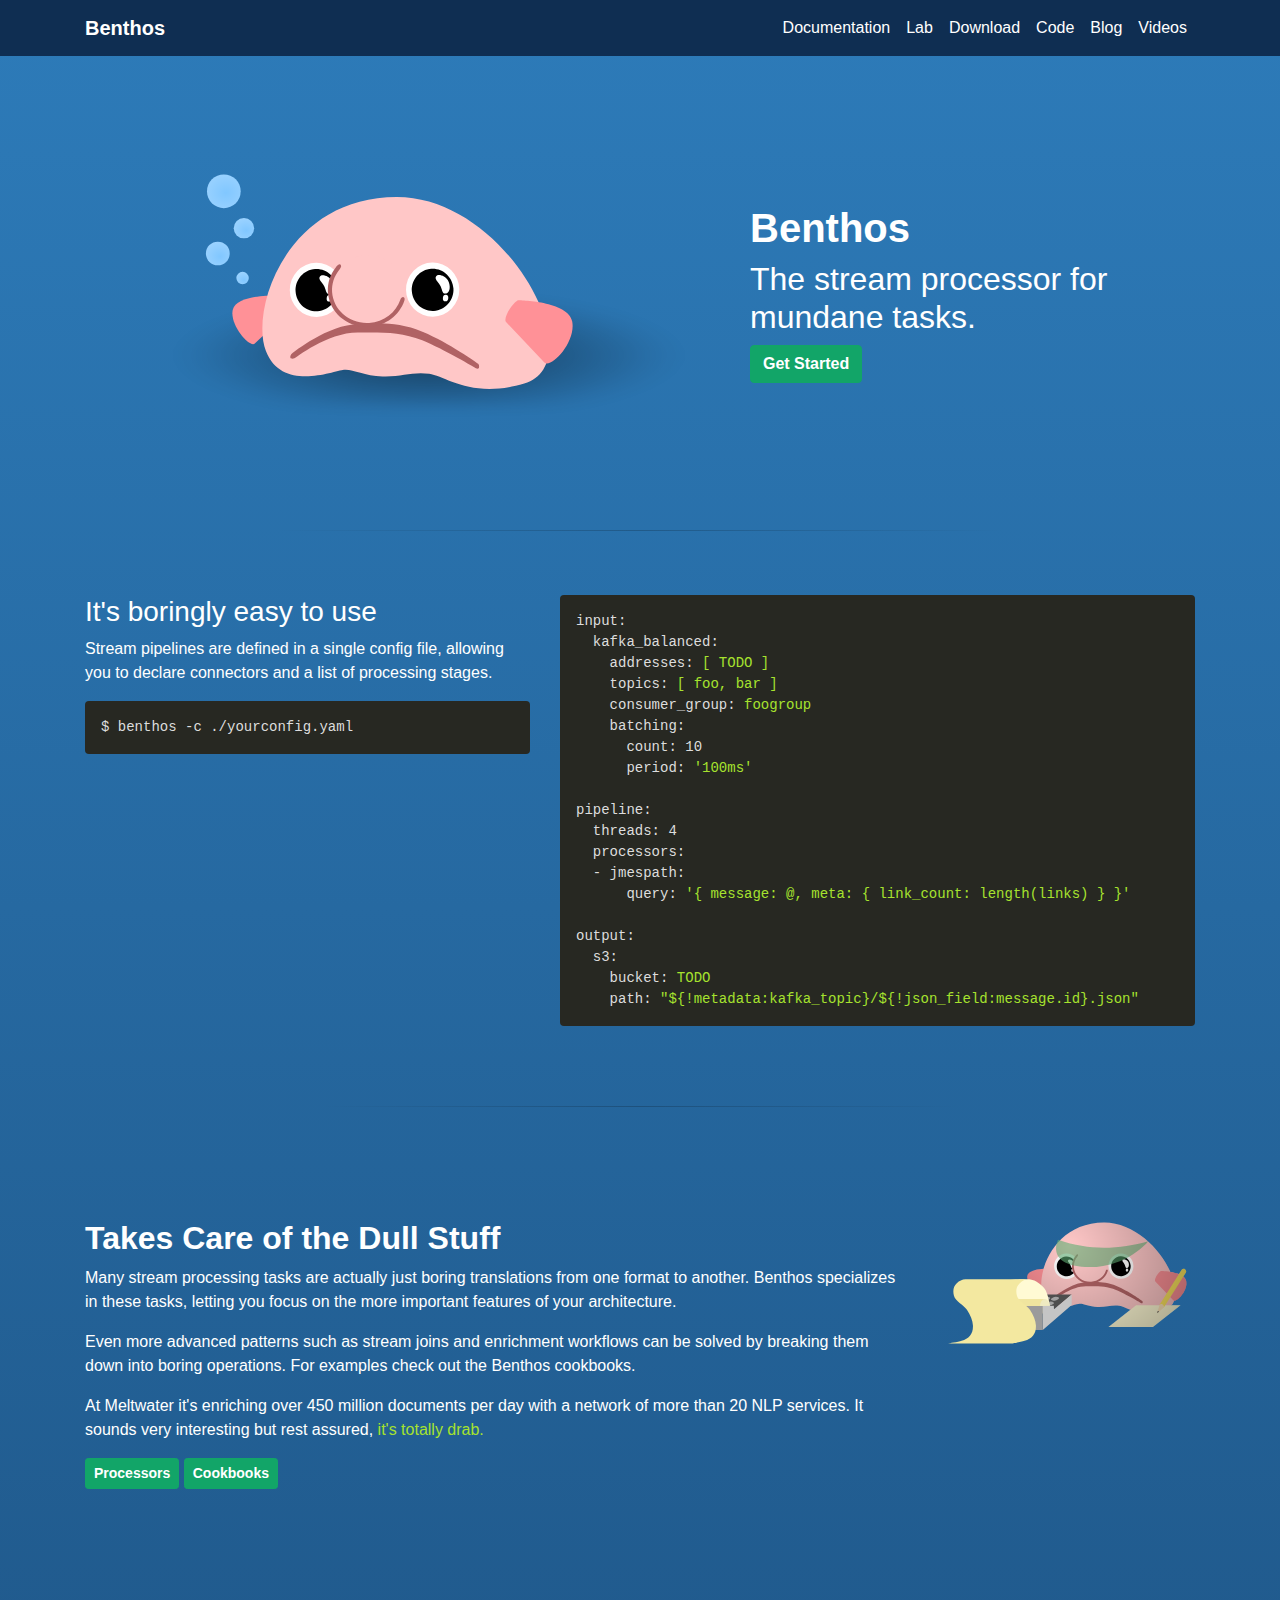
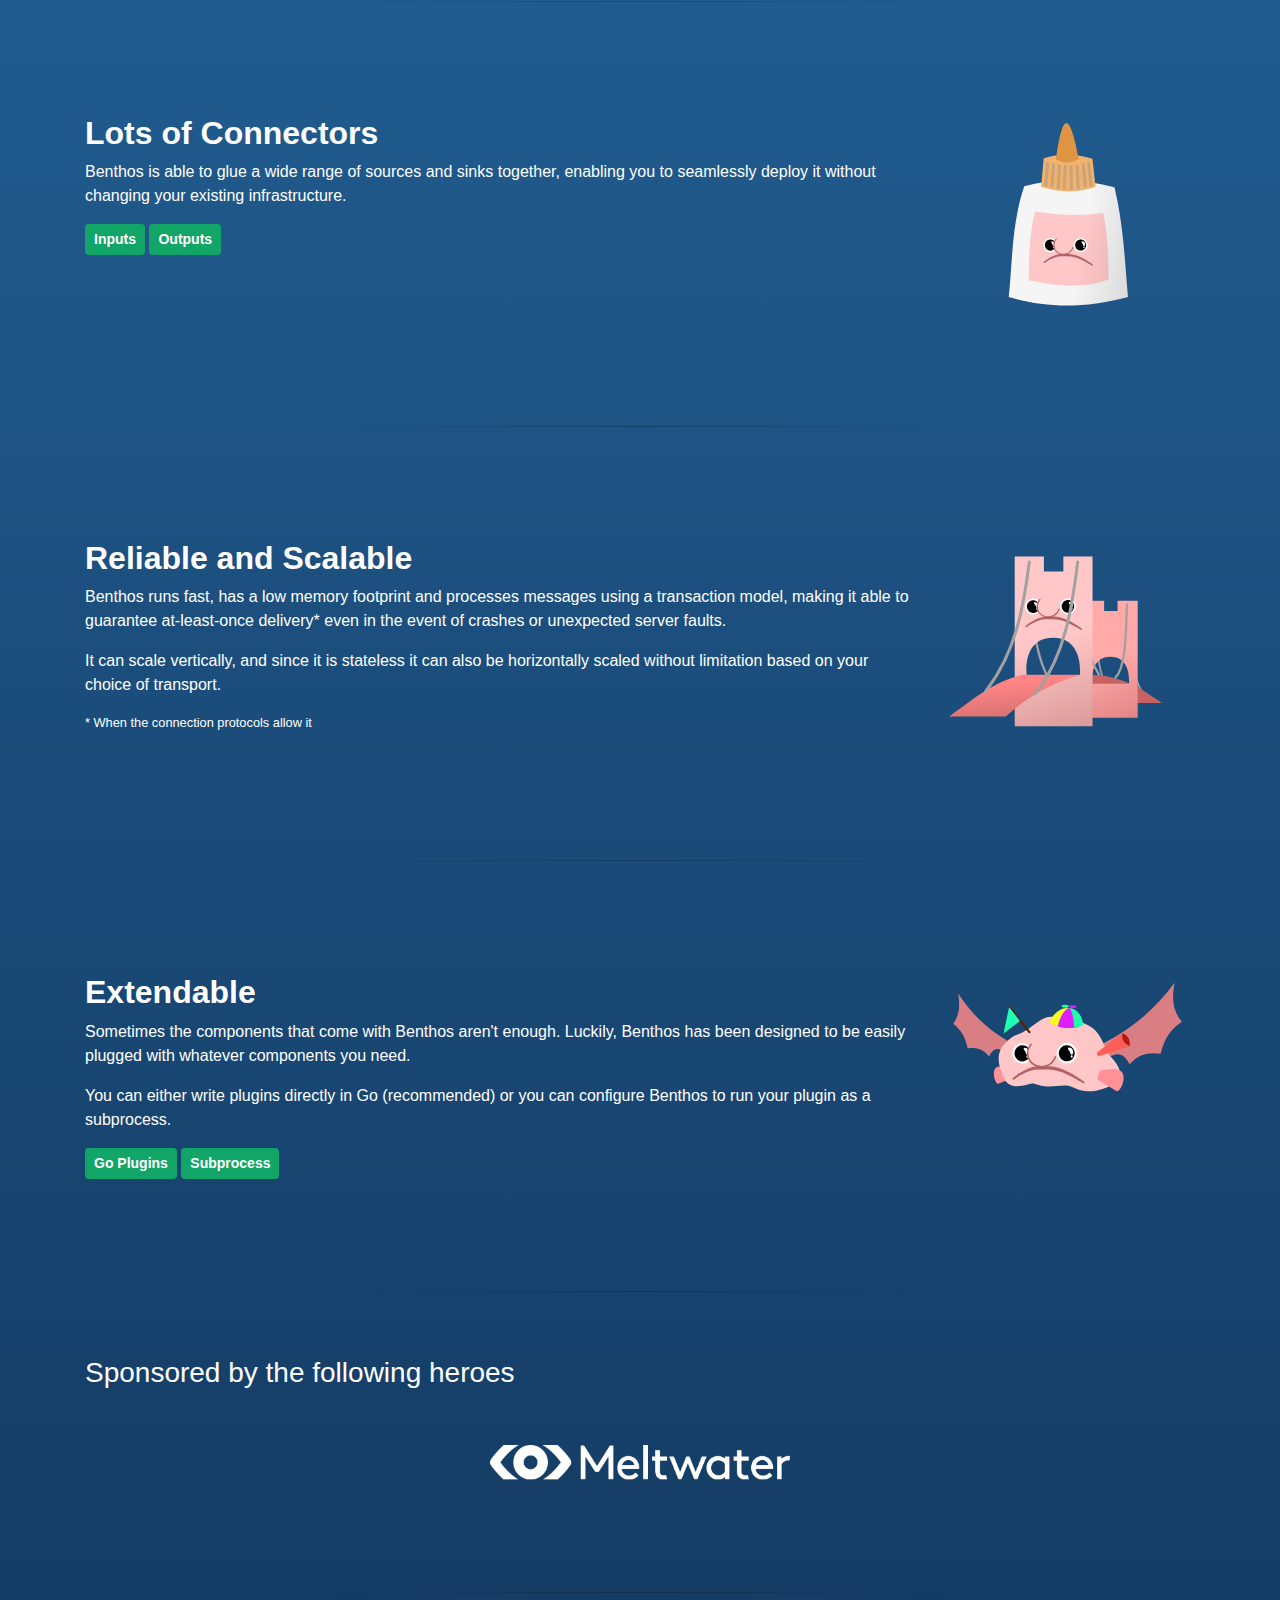
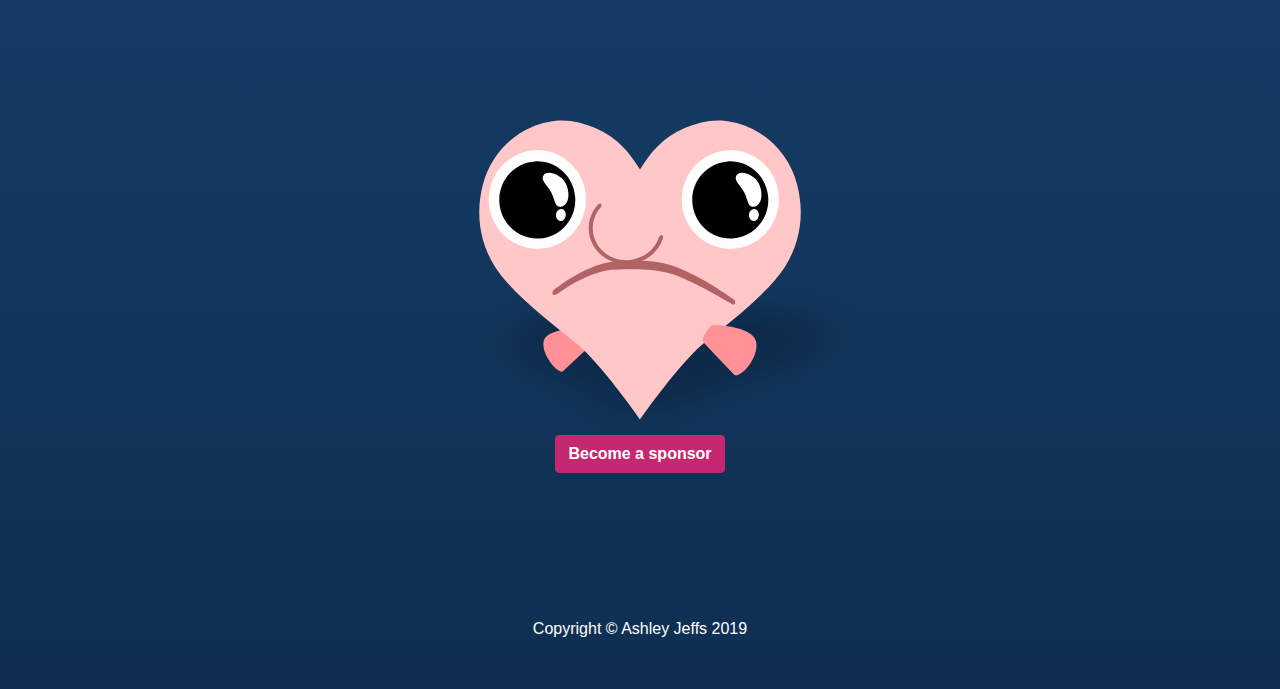
<file: index.html>
<!DOCTYPE html>
<html lang="en">

<head>
  <script async src="https://www.googletagmanager.com/gtag/js?id=UA-135959729-1"></script>
  <script>
    window.dataLayer = window.dataLayer || [];
    function gtag(){dataLayer.push(arguments);}
    gtag('js', new Date());
    gtag('config', 'UA-135959729-1');
  </script>

  <meta charset="utf-8">
  <meta name="viewport" content="width=device-width, initial-scale=1, shrink-to-fit=no">
  <meta name="description" content="Benthos is a resilient stream processor for performing common and mundane stream tasks and is able to connect to a wide variety of sources and sinks.">
  <meta name="keywords" content="benthos,stream processor,event processor,go,golang">
  <meta name="author" content="Ashley Jeffs">

  <title>Benthos</title>

  <!-- Bootstrap core CSS -->
  <link href="vendor/bootstrap/css/bootstrap.min.css" rel="stylesheet">

  <!-- Custom styles for this template -->
  <link href="css/small-business.css" rel="stylesheet">

  <link rel="stylesheet" href="css/monokai.css">
  <script src="js/highlight.pack.js"></script>

  <link rel="icon" type="image/png" href="favicon-32x32.png" sizes="32x32" />
  <link rel="icon" type="image/png" href="favicon-16x16.png" sizes="16x16" />

</head>

<body class="sea">

  <!-- Navigation -->
  <nav class="navbar navbar-expand-lg navbar-dark bg-dark fixed-top">
    <div class="container">
      <a class="navbar-brand font-weight-bold" href="#">Benthos</a>
      <button class="navbar-toggler" type="button" data-toggle="collapse" data-target="#navbarResponsive" aria-controls="navbarResponsive" aria-expanded="false" aria-label="Toggle navigation">
        <span class="navbar-toggler-icon"></span>
      </button>
      <div class="collapse navbar-collapse" id="navbarResponsive">
        <ul class="navbar-nav ml-auto">
          <!--
          <li class="nav-item active">
            <a class="nav-link" href="#">Home
              <span class="sr-only">(current)</span>
            </a>
          </li>
          -->
          <li class="nav-item active">
            <a class="nav-link" href="https://docs.benthos.dev">Documentation</a>
          </li>
          <li class="nav-item active">
            <a class="nav-link" href="https://lab.benthos.dev">Lab</a>
          </li>
          <li class="nav-item active">
            <a class="nav-link" href="https://github.com/Jeffail/benthos/releases">Download</a>
          </li>
          <li class="nav-item active">
            <a class="nav-link" href="https://github.com/Jeffail/benthos">Code</a>
          </li>
          <li class="nav-item active">
            <a class="nav-link" href="https://www.jeffail.uk">Blog</a>
          </li>
          <li class="nav-item active">
            <a class="nav-link" href="https://www.youtube.com/playlist?list=PL9hWaP-BQh2rvNuM29bTLlL0hYk6cqyT5">Videos</a>
          </li>
        </ul>
      </div>
    </div>
  </nav>

  <!-- Page Content -->
  <div class="container text-white">

    <!-- Heading Row -->
    <div class="row align-items-center py-5 my-5">
      <div class="col-lg-7">
        <img class="img-fluid rounded mb-4 mb-lg-0" src="img/blobfish.svg" alt="Blob fish">
      </div>
      <!-- /.col-lg-8 -->
      <div class="col-lg-5">
        <h1 class="font-weight-bold">Benthos</h1>
        <h2>The stream processor for mundane tasks.</h2>
        <a class="btn btn-primary" href="https://docs.benthos.dev/getting_started/">Get Started</a>
      </div>
      <!-- /.col-md-4 -->
    </div>
    <!-- /.row -->

    <hr>

    <!-- Heading Row -->
    <div class="row align-items-top py-5">
      <div class="col-lg-5">
        <h3 class="">It's boringly easy to use</h3>
        <p>Stream pipelines are defined in a single config file, allowing you to declare connectors and a list of processing stages.</p>
        <pre><code class="p-3 rounded">$ benthos -c ./yourconfig.yaml</code></pre>
      </div>
      <div class="col-lg-7">
        <pre><code class="p-3 rounded yaml">input:
  kafka_balanced:
    addresses: [ TODO ]
    topics: [ foo, bar ]
    consumer_group: foogroup
    batching:
      count: 10
      period: '100ms'

pipeline:
  threads: 4
  processors:
  - jmespath:
      query: '{ message: @, meta: { link_count: length(links) } }'

output:
  s3:
    bucket: TODO
    path: "${!metadata:kafka_topic}/${!json_field:message.id}.json"</code></pre>
      </div>
    </div>
    <!-- /.row -->
  </div>

  <hr style="width:50%">

  <div class="container py-5">
    <!-- Content Row -->
    <div class="row">
      <div class="col-lg-9 text-white my-5">
        <h2 class="font-weight-semibold">Takes Care of the Dull Stuff</h2>
        <p>Many stream processing tasks are actually just boring translations from one format to another. Benthos specializes in these tasks, letting you focus on the more important features of your architecture.</p>
        <p>Even more advanced patterns such as stream joins and enrichment workflows can be solved by breaking them down into boring operations. For examples check out the Benthos cookbooks.</p>
        <p>At Meltwater it's enriching over 450 million documents per day with a network of more than 20 NLP services. It sounds very interesting but rest assured, <a href="https://underthehood.meltwater.com/blog/2019/08/26/enriching-450m-docs-daily-with-a-boring-stream-processor/">it's totally drab.</a></p>
        <a href="https://docs.benthos.dev/processors/" class="btn btn-primary btn-sm">Processors</a>
        <a href="https://docs.benthos.dev/cookbooks/" class="btn btn-primary btn-sm">Cookbooks</a>
      </div>
      <div class="col-lg-3 my-5 text-center">
        <img class="img-fluid" src="img/blobboring.svg" alt="Boring Blob">
      </div>
      <!-- /.col-md-4 -->
    </div>
    <!-- /.row -->
  </div>
  <!-- /.container -->

  <hr style="width:50%">

  <div class="container py-5">
    <!-- Content Row -->
    <div class="row">
      <div class="col-lg-9 text-white my-5">
        <h2 class="font-weight-semibold">Lots of Connectors</h2>
        <p>Benthos is able to glue a wide range of sources and sinks together, enabling you to seamlessly deploy it without changing your existing infrastructure.</p>
        <a href="https://docs.benthos.dev/inputs/" class="btn btn-primary btn-sm">Inputs</a>
        <a href="https://docs.benthos.dev/outputs/" class="btn btn-primary btn-sm">Outputs</a>
      </div>
      <div class="col-lg-3 my-5 text-center">
        <img class="img-fluid" src="img/blobglue.svg" alt="Blob Glue">
      </div>
      <!-- /.col-md-4 -->
    </div>
    <!-- /.row -->
  </div>
  <!-- /.container -->

  <hr style="width:50%">

  <div class="container py-5">
    <!-- Content Row -->
    <div class="row">
      <div class="col-lg-9 text-white my-5">
        <h2 class="font-weight-semibold">Reliable and Scalable</h2>
        <p>Benthos runs fast, has a low memory footprint and processes messages using a transaction model, making it able to guarantee at-least-once delivery* even in the event of crashes or unexpected server faults.</p>
        <p>It can scale vertically, and since it is stateless it can also be horizontally scaled without limitation based on your choice of transport.</p>
        <p style="font-size: 0.8em">* When the connection protocols allow it</p>
      </div>
      <div class="col-lg-3 my-5 text-center">
        <img class="img-fluid" src="img/blobreliable.svg" alt="Reliable Blob">
      </div>
      <!-- /.col-md-4 -->
    </div>
    <!-- /.row -->
  </div>
  <!-- /.container -->

  <hr style="width:50%">

  <div class="container py-5">
    <!-- Content Row -->
    <div class="row">
      <div class="col-lg-9 text-white my-5">
        <h2 class="font-weight-semibold">Extendable</h2>
        <p>Sometimes the components that come with Benthos aren't enough. Luckily, Benthos has been designed to be easily plugged with whatever components you need.</p>
        <p>You can either write plugins directly in Go (recommended) or you can configure Benthos to run your plugin as a subprocess.</p>
        <a href="https://github.com/benthosdev/benthos-plugin-example" class="btn btn-primary btn-sm">Go Plugins</a>
        <a href="https://docs.benthos.dev/processors/#subprocess" class="btn btn-primary btn-sm">Subprocess</a>
      </div>
      <div class="col-lg-3 my-5 text-center">
        <img class="img-fluid" src="img/blobextended.svg" alt="Blob Extended">
      </div>
      <!-- /.col-md-4 -->
    </div>
    <!-- /.row -->
  </div>

  <hr style="width:50%">

  <div class="container py-5">
    <!-- Content Row -->
    <div class="row">
      <div class="col-lg-12 text-white">
        <h3 class="font-weight-normal">Sponsored by the following heroes</h3>
      </div>
    </div>
    <div class="row">
      <div class="col-lg-12 my-5 text-center">
        <a href="https://www.meltwater.com"><img class="img-fluid" style="max-width: 300px" src="img/mw_logo.png" alt="Meltwater"></a>
      </div>
      <!-- /.col-md-4 -->
    </div>
    <!-- /.row -->
  </div>

  <hr style="width:50%">

  <div class="container-fluid text-center py-5">
    <div class="container py-5">
      <!-- Content Row -->
      <div class="row">
        <div class="col-lg-12 text-white">
          <a href="https://github.com/sponsors/Jeffail">
            <img class="img-fluid" src="img/blobheart.svg" alt="Blob Heart">
          </a>
        </div>
      </div>
      <div class="row">
        <div class="col-lg-12 text-white">
          <a class="btn btn-love" href="https://github.com/sponsors/Jeffail">Become a sponsor</a>
        </div>
        <!-- /.col-md-4 -->
      </div>
      <!-- /.row -->
    </div>
  </div>

  <!-- Footer -->
  <footer class="py-5">
    <div class="container">
      <p class="m-0 text-center text-white">Copyright &copy; Ashley Jeffs 2019</p>
    </div>
    <!-- /.container -->
  </footer>

  <!-- Bootstrap core JavaScript -->
  <script src="vendor/jquery/jquery.min.js"></script>
  <script src="vendor/bootstrap/js/bootstrap.bundle.min.js"></script>

  <!-- Highlight.js -->
  <script>hljs.initHighlightingOnLoad();</script>
</body>

</html>
</file>
<file: css/monokai.css>
/*
Monokai style - ported by Luigi Maselli - http://grigio.org
*/

.hljs {
  display: block;
  overflow-x: auto;
  padding: 0.5em;
  background: #272822; color: #ddd;
}

.hljs-tag,
.hljs-keyword,
.hljs-selector-tag,
.hljs-literal,
.hljs-strong,
.hljs-name {
  color: #f92672;
}

.hljs-code {
  color: #66d9ef;
}

.hljs-class .hljs-title {
  color: white;
}

.hljs-attribute,
.hljs-symbol,
.hljs-regexp,
.hljs-link {
  color: #bf79db;
}

.hljs-string,
.hljs-bullet,
.hljs-subst,
.hljs-title,
.hljs-section,
.hljs-emphasis,
.hljs-type,
.hljs-built_in,
.hljs-builtin-name,
.hljs-selector-attr,
.hljs-selector-pseudo,
.hljs-addition,
.hljs-variable,
.hljs-template-tag,
.hljs-template-variable {
  color: #a6e22e;
}

.hljs-comment,
.hljs-quote,
.hljs-deletion,
.hljs-meta {
  color: #75715e;
}

.hljs-keyword,
.hljs-selector-tag,
.hljs-literal,
.hljs-doctag,
.hljs-title,
.hljs-section,
.hljs-type,
.hljs-selector-id {
  font-weight: bold;
}
</file>
<file: css/small-business.css>
/*!
 * Start Bootstrap - Small Business (https://startbootstrap.com/template-overviews/small-business)
 * Copyright 2013-2019 Start Bootstrap
 * Licensed under MIT (https://github.com/BlackrockDigital/startbootstrap-small-business/blob/master/LICENSE)
 */
body {
  padding-top: 56px;
  font-family: "open sans", sans-serif;
}

.sea {
  background-image: linear-gradient( #2d7bb9, #0f2e52);
}

.sea-bed {
  background: #0f2e52;
}

.bg-dark {
  background-color: #0f2e52 !important;
}

.btn {
  font-weight: bold;
}

.btn-primary {
  background-color: rgb(18, 165, 104) !important;
  border-color: rgb(18, 165, 104) !important;
}

.btn-primary:hover {
  background-color: rgb(18, 151, 96) !important;
  border-color: rgb(18, 151, 96) !important;
}

.btn-love {
  color: #fff;
  background-color: rgb(197, 40, 113);
  border-color: rgb(197, 40, 113);
}

.btn-love:hover {
  color: #fff;
  background-color: rgb(156, 27, 87);
  border-color: rgb(156, 27, 87);
}

.card {
  background-color: #f3f3f3;
  border-color: #f3f3f3;
}

.font-weight-semibold {
  font-weight: 600 !important;
}

hr { 
  border: 0; 
  height: 1px; 
  width: 66%;
  background-image: linear-gradient(left, rgba(0,0,0,0), rgba(0,0,0,0.20), rgba(0,0,0,0));
  background-image: -webkit-linear-gradient(left, rgba(0,0,0,0), rgba(0,0,0,0.20), rgba(0,0,0,0));
  background-image: -moz-linear-gradient(left, rgba(0,0,0,0), rgba(0,0,0,0.20), rgba(0,0,0,0));
  background-image: -ms-linear-gradient(left, rgba(0,0,0,0), rgba(0,0,0,0.20), rgba(0,0,0,0));
  background-image: -o-linear-gradient(left, rgba(0,0,0,0), rgba(0,0,0,0.20), rgba(0,0,0,0));
}

a {
  color: #A6E22E;
}

a:hover {
  color: rgb(120, 158, 45);
}
</file>
